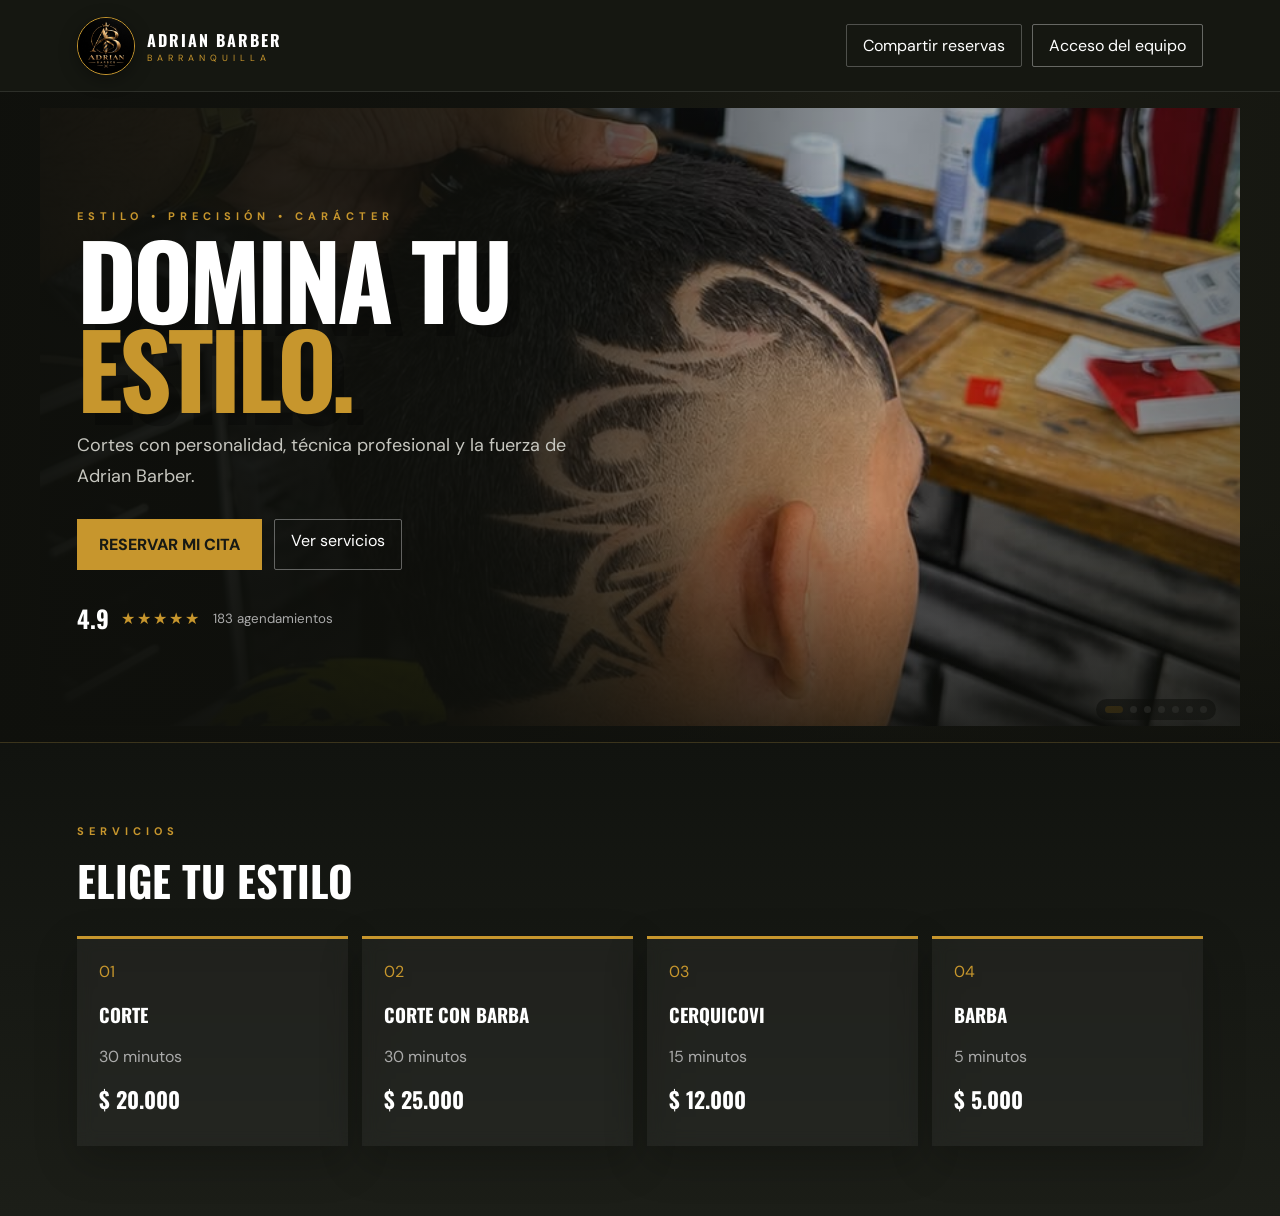
<file: index.html>
<!doctype html>
<html lang="es">
<head>
  <meta charset="UTF-8">
  <meta name="viewport" content="width=device-width, initial-scale=1.0">
  <meta name="theme-color" content="#17181c">
  <title>Adrian Barber | Reservas</title>
  <link rel="preconnect" href="https://fonts.googleapis.com">
  <link rel="preconnect" href="https://fonts.gstatic.com" crossorigin>
  <link href="https://fonts.googleapis.com/css2?family=DM+Sans:wght@400;500;600;700&family=Oswald:wght@500;600&display=swap" rel="stylesheet">
  <link rel="stylesheet" href="styles.css">
</head>
<body>
  <section class="landing" id="landingPage">
    <nav class="landing-nav">
      <div class="landing-logo"><img src="assets/adrian-barber-logo.jpg" alt="Adrian Barber"><div><strong>ADRIAN BARBER</strong><small>BARRANQUILLA</small></div></div>
      <div class="landing-nav-actions">
        <button class="landing-admin landing-share" id="shareBookingLink" type="button">Compartir reservas</button>
        <button class="landing-admin" id="showStaffLogin">Acceso del equipo</button>
      </div>
    </nav>
    <div class="landing-hero">
      <div class="landing-copy">
        <p class="landing-kicker">ESTILO • PRECISIÓN • CARÁCTER</p>
        <h1>Domina tu <em>estilo.</em></h1>
        <p class="landing-lead">Cortes con personalidad, técnica profesional y la fuerza de Adrian Barber.</p>
        <div class="landing-actions">
          <button class="landing-primary" id="landingBookButton">Reservar mi cita</button>
          <a class="landing-secondary" href="#landingServices">Ver servicios</a>
        </div>
        <div class="landing-rating"><strong>4.9</strong><span>★★★★★</span><small>183 agendamientos</small></div>
      </div>
      <div class="hero-figure">
        <section class="slider" id="heroSlider" aria-roledescription="carousel" aria-label="Estilos realizados en Adrian Barber"></section>
      </div>
    </div>
    <div class="landing-services" id="landingServices">
      <div><p class="landing-kicker">SERVICIOS</p><h2>Elige tu estilo</h2></div>
      <div class="landing-service-grid">
        <article><span>01</span><h3>Corte</h3><p>30 minutos</p><strong>$20.000</strong></article>
        <article><span>02</span><h3>Corte con Barba</h3><p>30 minutos</p><strong>$25.000</strong></article>
        <article><span>03</span><h3>Barba</h3><p>5 minutos</p><strong>$5.000</strong></article>
        <article><span>04</span><h3>Diseños</h3><p>Desde 5 minutos</p><strong>Desde $3.000</strong></article>
      </div>
    </div>
  </section>

  <section class="auth-screen" id="authScreen" hidden>
    <div class="auth-card">
      <div class="brand auth-brand">
        <img class="brand-mark" src="assets/adrian-barber-logo.jpg" alt="Adrian Barber">
        <div><strong>ADRIAN BARBER</strong><span>RESERVAS</span></div>
      </div>
      <p class="eyebrow">BIENVENIDO</p>
      <h1>¿Cómo quieres ingresar?</h1>
      <div class="role-selector">
        <button class="role-card" data-role="client">
          <span>♙</span><strong>Soy cliente</strong><small>Reservar una cita</small>
        </button>
        <button class="role-card" data-role="barber">
          <span>✂</span><strong>Soy barbero</strong><small>Ver mi agenda</small>
        </button>
        <button class="role-card" data-role="admin">
          <span>▦</span><strong>Administrador</strong><small>Gestionar la barbería</small>
        </button>
      </div>
      <form class="login-form" id="staffLoginForm" hidden>
        <label>Usuario<input name="username" required autocomplete="username"></label>
        <label>Contraseña<input name="password" type="password" required autocomplete="current-password"></label>
        <p class="login-hint" id="loginHint"></p>
        <button class="primary-button" type="submit">Ingresar</button>
        <button class="text-button back-button" type="button" id="backRoles">Volver</button>
      </form>
      <button class="text-button back-button staff-home-button" id="staffHomeButton">← Volver al inicio</button>
    </div>
  </section>

  <section class="public-booking" id="publicBooking" hidden>
    <div class="public-brand">ADRIAN BARBER <span>RESERVAS</span></div>
    <div class="booking-card">
      <button class="text-button booking-back" id="clientBack">← Volver</button>
      <p class="eyebrow">RESERVA ONLINE</p>
      <h1>Agenda tu cita</h1>
      <form id="publicBookingForm">
        <div class="form-grid">
          <label>Nombre completo<input name="client" required></label>
          <label>WhatsApp<input name="phone" required type="tel" placeholder="57 300 123 4567"></label>
          <fieldset class="service-picker" data-service-picker>
            <legend>Servicios <small>Selecciona uno o varios</small></legend>
          </fieldset>
          <label>Barbero<select name="barber" required></select></label>
          <label>Fecha<input name="date" required type="date"></label>
          <label>Hora<select name="time" required><option value="">Selecciona una hora</option></select></label>
        </div>
        <div class="availability-note" data-availability-note>Selecciona barbero, fecha y servicios para ver disponibilidad.</div>
        <div class="service-total"><span>Total estimado</span><strong data-service-total>$0</strong></div>
        <button class="primary-button booking-submit" type="submit">Confirmar cita</button>
      </form>
      <div class="booking-success" id="bookingSuccess" hidden>
        <div class="success-icon">✓</div>
        <h2>¡Cita agendada!</h2>
        <p>Tu reserva quedó registrada. Por favor, llega <strong>15 minutos antes</strong> de la hora reservada. Te enviaremos el recordatorio por WhatsApp.</p>
        <button class="primary-button" type="button" id="newPublicBooking">Agendar otra cita</button>
      </div>
    </div>
  </section>

  <div id="appShell" hidden>
  <aside class="sidebar" id="sidebar">
    <div class="brand">
      <img class="brand-mark" src="assets/adrian-barber-logo.jpg" alt="Adrian Barber">
      <div><strong>ADRIAN BARBER</strong><span>ADMIN</span></div>
    </div>
    <nav>
      <button class="nav-item active" data-view="dashboard"><span>▦</span> Panel</button>
      <button class="nav-item" data-view="appointments"><span>▣</span> Citas</button>
      <button class="nav-item" data-view="calendar"><span>▦</span> Calendario</button>
      <button class="nav-item admin-only" data-view="clients"><span>♙</span> Clientes</button>
      <button class="nav-item admin-only" data-view="barbers"><span>✂</span> Barberos</button>
      <button class="nav-item admin-only" data-view="services"><span>$</span> Servicios</button>
      <button class="nav-item admin-only" data-view="schedule"><span>◷</span> Horarios</button>
    </nav>
    <button class="add-client-button admin-only" id="newAppointmentSide">＋ Nueva cita</button>
    <button class="logout-button" id="logoutButton">Cerrar sesión</button>
  </aside>

  <main>
    <header>
      <button class="menu-button" id="menuButton" aria-label="Abrir menú">☰</button>
      <div>
        <p class="eyebrow">SISTEMA DE GESTIÓN</p>
        <h1 id="pageTitle">Panel principal</h1>
      </div>
      <button class="primary-button" id="newAppointment"><span>＋</span> Nueva cita</button>
    </header>

    <section class="view active" id="dashboardView">
      <div class="stats-grid">
        <article class="stat-card"><div class="stat-icon gold">▣</div><div><span>Citas hoy</span><strong id="todayCount">0</strong></div></article>
        <article class="stat-card"><div class="stat-icon blue">◷</div><div><span>Pendientes</span><strong id="pendingCount">0</strong></div></article>
        <article class="stat-card"><div class="stat-icon green">✓</div><div><span>Completadas</span><strong id="completedCount">0</strong></div></article>
        <article class="stat-card"><div class="stat-icon orange">$</div><div><span>Ingresos del día</span><strong id="todayRevenue">$0</strong></div></article>
      </div>

      <div class="content-grid">
        <section class="panel appointments-panel">
          <div class="panel-heading">
            <div><p class="eyebrow">AGENDA</p><h2>Próximas citas</h2></div>
            <button class="text-button" data-view-link="appointments">Ver todas →</button>
          </div>
          <div id="upcomingList" class="appointment-list"></div>
        </section>

        <section class="panel reminder-panel">
          <div class="panel-heading">
            <div><p class="eyebrow">WhatsApp</p><h2>Recordatorios</h2></div>
          </div>
          <div id="reminderList" class="reminder-list"></div>
        </section>
      </div>
      <section class="panel daily-revenue-panel admin-only">
        <div class="panel-heading">
          <div><p class="eyebrow">INGRESOS</p><h2>Ganancias por día</h2></div>
          <label class="daily-revenue-picker">Fecha<input id="dailyRevenueDate" type="date"></label>
        </div>
        <div class="daily-revenue-summary">
          <div><span>Total del día</span><strong id="dailyRevenueTotal">$0</strong></div>
          <div><span>Servicios completados</span><strong id="dailyRevenueCount">0</strong></div>
        </div>
        <div class="daily-revenue-list" id="dailyRevenueList"></div>
      </section>
    </section>

    <section class="view" id="appointmentsView">
      <section class="panel full-panel">
        <div class="panel-heading">
          <div><p class="eyebrow">AGENDA COMPLETA</p><h2>Gestión de citas</h2></div>
          <input id="appointmentSearch" class="search-input" type="search" placeholder="Buscar cliente...">
        </div>
        <div class="table-wrap">
          <table>
            <thead><tr><th>Cliente</th><th>Servicio</th><th>Barbero</th><th>Fecha</th><th>Hora</th><th>Estado</th><th>Acciones</th></tr></thead>
            <tbody id="appointmentsTable"></tbody>
          </table>
        </div>
      </section>
    </section>

      <section class="view" id="calendarView">
        <div class="calendar-layout">
          <section class="panel calendar-panel">
            <div class="panel-heading calendar-heading">
              <button class="calendar-arrow" id="previousMonth" aria-label="Mes anterior">‹</button>
              <div class="calendar-selectors">
                <label>
                  Mes
                  <select id="calendarMonthSelect" aria-label="Seleccionar mes"></select>
                </label>
                <label>
                  Año
                  <select id="calendarYearSelect" aria-label="Seleccionar año"></select>
                </label>
              </div>
              <button class="calendar-arrow" id="nextMonth" aria-label="Mes siguiente">›</button>
              <h2 id="calendarMonth" hidden></h2>
            </div>
            <div class="calendar-weekdays"><span>Lun</span><span>Mar</span><span>Mié</span><span>Jue</span><span>Vie</span><span>Sáb</span><span>Dom</span></div>
            <div class="calendar-grid" id="calendarGrid"></div>
          </section>
          <section class="panel calendar-agenda">
            <div class="panel-heading">
              <div><p class="eyebrow">HORARIOS DEL DÍA</p><h2 id="selectedDayTitle">Selecciona un día</h2></div>
            </div>
            <div class="blocked-hours-admin admin-only" id="blockedHoursAdmin">
              <strong>Bloquear horario</strong>
              <div>
                <select id="blockedBarber" aria-label="Barbero"></select>
                <label class="blocked-field">
                  Fecha
                  <input id="blockedDate" type="date" aria-label="Fecha">
                </label>
                <select id="blockedTime" aria-label="Hora">
                  <option value="">Selecciona hora</option>
                </select>
                <button type="button" class="primary-button" id="blockHourButton">Bloquear</button>
              </div>
              <div id="blockedHoursList"></div>
            </div>
            <div id="calendarDayAppointments"></div>
          </section>
        </div>
      </section>

    <section class="view" id="clientsView">
      <section class="panel full-panel">
        <div class="panel-heading"><div><p class="eyebrow">DIRECTORIO</p><h2>Clientes</h2></div></div>
        <div class="client-grid" id="clientGrid"></div>
      </section>
    </section>

    <section class="view" id="barbersView">
      <section class="panel full-panel">
        <div class="panel-heading">
          <div><p class="eyebrow">EQUIPO</p><h2>Administrar barberos</h2></div>
          <button class="primary-button" id="addBarberButton">＋ Agregar barbero</button>
        </div>
        <div class="barber-grid" id="barberGrid"></div>
      </section>
      <section class="panel full-panel admin-security-panel">
        <div class="panel-heading">
          <div><p class="eyebrow">SEGURIDAD</p><h2>Cambiar contraseña del administrador</h2></div>
        </div>
        <form id="adminPasswordForm" class="form-grid">
          <label>Contraseña actual<input name="currentPassword" type="password" required minlength="6"></label>
          <label>Nueva contraseña<input name="newPassword" type="password" required minlength="10"></label>
          <label>Confirmar contraseña<input name="confirmPassword" type="password" required minlength="10"></label>
          <button class="primary-button" type="submit">Guardar contraseña</button>
        </form>
      </section>
    </section>

    <section class="view" id="servicesView">
      <section class="panel full-panel">
        <div class="panel-heading">
          <div><p class="eyebrow">CATÁLOGO</p><h2>Administrar servicios</h2></div>
        </div>
        <div class="service-admin-grid" id="serviceGrid"></div>
      </section>
    </section>

    <section class="view" id="scheduleView">
      <section class="panel full-panel">
        <div class="panel-heading">
          <div><p class="eyebrow">ATENCIÓN</p><h2>Horarios de apertura</h2></div>
          <button class="primary-button" id="saveScheduleButton" type="button">Guardar horarios</button>
        </div>
        <div class="schedule-grid" id="scheduleGrid"></div>
      </section>
    </section>
  </main>

  <dialog id="barberDialog">
    <form id="barberForm">
      <div class="dialog-heading">
        <div><p class="eyebrow">EQUIPO</p><h2 id="barberDialogTitle">Agregar barbero</h2></div>
        <button class="close-button" type="button" data-close-barber>×</button>
      </div>
      <div class="form-grid">
        <label>Nombre<input name="name" required></label>
        <label>Usuario<input name="username" required></label>
        <label>Contraseña<input name="password" minlength="6"></label>
        <label>Teléfono<input name="phone" type="tel"></label>
      </div>
      <div class="dialog-actions">
        <button class="secondary-button" type="button" data-close-barber>Cancelar</button>
        <button class="primary-button" type="submit">Guardar barbero</button>
      </div>
    </form>
  </dialog>

  <dialog id="appointmentDialog">
    <form id="appointmentForm" method="dialog">
      <div class="dialog-heading">
        <div><p class="eyebrow">NUEVA RESERVA</p><h2>Agendar cita</h2></div>
        <button class="close-button" type="button" data-close-dialog>×</button>
      </div>
      <div class="form-grid">
        <label>Nombre del cliente<input name="client" required placeholder="Ej. Carlos Pérez"></label>
        <label>Teléfono de WhatsApp<input name="phone" required type="tel" placeholder="57 300 123 4567"></label>
        <fieldset class="service-picker" data-service-picker>
          <legend>Servicios <small>Selecciona uno o varios</small></legend>
        </fieldset>
        <label>Barbero<select name="barber" required></select></label>
        <label>Fecha<input name="date" required type="date"></label>
        <label>Hora<select name="time" required><option value="">Selecciona una hora</option></select></label>
      </div>
      <div class="availability-note" data-availability-note>Selecciona barbero, fecha y servicios para ver disponibilidad.</div>
      <div class="service-total"><span>Total estimado</span><strong data-service-total>$0</strong></div>
      <label>Notas<textarea name="notes" rows="3" placeholder="Preferencias o observaciones"></textarea></label>
      <div class="dialog-actions">
        <button type="button" class="secondary-button" data-close-dialog>Cancelar</button>
        <button type="submit" class="primary-button">Guardar cita</button>
      </div>
    </form>
  </dialog>

  <div class="toast" id="toast"></div>
  </div>
  <script src="supabase-config.js"></script>
  <script src="app.js?v=20261113-booking-fix"></script>
</body>
</html>
</file>
<file: styles.css>
:root {
  --ink: #171914;
  --sidebar: #202219;
  --paper: #edece6;
  --white: #fff;
  --gold: #c7962d;
  --muted: #777983;
  --line: #e8e8e3;
  --green: #319b6a;
}

* { box-sizing: border-box; }
html, body { width: 100%; min-height: 100%; }
body { margin: 0; background: var(--paper); color: var(--ink); font-family: "DM Sans", sans-serif; display: grid; grid-template-columns: 240px minmax(0, 1fr); min-height: 100vh; overflow-x: hidden; }
button, input, select, textarea { font: inherit; }
button { cursor: pointer; }
[hidden] { display: none !important; }
.landing { grid-column: 1 / -1; min-height: 100vh; overflow: hidden; background: #151711; color: white; }
.landing-nav { height: 92px; display: flex; align-items: center; justify-content: space-between; padding: 0 6vw; border-bottom: 1px solid rgba(255,255,255,.1); position: relative; z-index: 3; }
.landing-nav-actions { display: flex; gap: 10px; align-items: center; }
.landing-share { background: transparent !important; border-color: rgba(255,255,255,.25) !important; color: #fff !important; }
.landing-logo { display: flex; align-items: center; gap: 12px; }.landing-logo strong { font-family: "Oswald"; letter-spacing: 2px; }.landing-logo small { color: var(--gold); letter-spacing: 5px; font-size: 9px; display: block; }
.landing-logo img { width: 58px; height: 58px; object-fit: cover; border-radius: 50%; border: 1px solid var(--gold); box-shadow: 0 5px 18px rgba(0,0,0,.35); }
.brand-mark { width: 42px !important; height: 42px !important; border-radius: 50%; object-fit: cover; border: 1px solid var(--gold) !important; transform: none !important; }
.lion-mark { width: 48px; height: 48px; display: grid; place-items: center; border: 1px solid var(--gold); color: var(--gold); font-family: "Oswald"; transform: rotate(45deg); box-shadow: 8px 8px 0 rgba(199,150,45,.12); }.lion-mark::first-line { transform: rotate(-45deg); }
.landing-admin, .landing-secondary { color: white; border: 1px solid rgba(255,255,255,.35); background: transparent; padding: 10px 16px; border-radius: 2px; text-decoration: none; }
.landing-hero { min-height: 650px; display: grid; grid-template-columns: 52% 48%; align-items: center; position: relative; isolation: isolate; padding: 30px 6vw; overflow: hidden; background: #151711; }
.landing-hero::after { content: ""; position: absolute; z-index: 1; inset: 0; pointer-events: none; background: linear-gradient(90deg, rgba(15,16,12,.98) 0%, rgba(15,16,12,.88) 39%, rgba(15,16,12,.28) 68%, rgba(15,16,12,.58) 100%), linear-gradient(0deg, rgba(15,16,12,.78), transparent 35%); }
.landing-copy { position: relative; z-index: 3; }.landing-kicker { color: var(--gold); letter-spacing: 5px; font-size: 11px; font-weight: 700; }
.landing-copy h1 { font-size: clamp(65px, 8vw, 120px); line-height: .87; max-width: 700px; text-transform: uppercase; letter-spacing: -4px; text-shadow: 12px 12px 0 rgba(0,0,0,.25); }
.landing-copy h1 em { color: var(--gold); font-style: normal; display: block; }.landing-lead { max-width: 520px; color: #c6c6bf; font-size: 18px; line-height: 1.7; }
.landing-actions { display: flex; gap: 12px; margin-top: 28px; }.landing-primary { border: 0; background: var(--gold); color: #171914; padding: 15px 22px; font-weight: 800; text-transform: uppercase; }
.landing-rating { margin-top: 30px; display: flex; align-items: center; gap: 12px; }.landing-rating strong { font-family: "Oswald"; font-size: 24px; }.landing-rating span { color: var(--gold); letter-spacing: 2px; }.landing-rating small { color: #aaa; }
.hero-figure { position: absolute; z-index: 0; inset: 0; height: 100%; }
.slider { position: absolute; inset: 0; width: 100%; height: 100%; overflow: hidden; background: #202118; }
.slide { position: absolute; inset: 0; opacity: 0; visibility: hidden; transition: opacity 800ms cubic-bezier(.25,1,.5,1), visibility 800ms; }
.slide img { width: 100%; height: 100%; object-fit: cover; object-position: center; display: block; transform: scale(1.08); transition: transform 3600ms ease-out; }
.slide.active { opacity: 1; visibility: visible; z-index: 1; }.slide.active img { transform: scale(1); }
.slider-dots { position: absolute; z-index: 4; bottom: 22px; right: 5vw; left: auto; transform: none; display: flex; gap: 7px; padding: 7px 9px; border-radius: 20px; background: rgba(0,0,0,.55); }
.slider-dot { width: 7px; height: 7px; padding: 0; border: 0; border-radius: 50%; background: rgba(255,255,255,.45); }.slider-dot.active { width: 18px; border-radius: 5px; background: var(--gold); }
.lion-face { position: absolute; width: 235px; height: 310px; right: 20%; top: 15%; border-radius: 47% 47% 43% 43%; background: linear-gradient(135deg, #b78a45, #704923 65%, #3e2919); box-shadow: 20px 30px 50px rgba(0,0,0,.45), inset -25px -20px 40px rgba(0,0,0,.25); transform: rotateY(-12deg); }
.lion-eye { position:absolute; width: 42px; height: 14px; top: 105px; background: #d9c35d; border: 5px solid #211a12; border-radius: 50%; }.lion-eye.left { left: 36px; }.lion-eye.right { right: 36px; }.lion-nose { position:absolute; width: 58px; height: 38px; left: 88px; bottom: 68px; background: #191713; clip-path: polygon(50% 100%, 0 0, 100% 0); }
.claw { position:absolute; width: 70px; height: 250px; right: 3%; top: 28%; border-right: 8px solid rgba(199,150,45,.5); border-radius: 50%; transform: rotate(15deg); }.claw-two { right: 10%; transform: rotate(8deg); }.claw-three { right: 17%; transform: rotate(2deg); }
.landing-services { background: linear-gradient(180deg, #11130f, #1c1e18); color: white; padding: 70px 6vw; border-top: 1px solid rgba(199,150,45,.18); }.landing-services h2, .landing-location h2 { font-size: 42px; }.landing-service-grid { display:grid; grid-template-columns: repeat(4, 1fr); gap: 14px; margin-top: 25px; }
.landing-service-grid article { min-height: 210px; border-top: 3px solid var(--gold); background: rgba(255,255,255,.045); padding: 22px; box-shadow: 0 15px 40px rgba(0,0,0,.22); backdrop-filter: blur(8px); }.landing-service-grid p { color: #aaa; }.landing-service-grid span { color: var(--gold); }.landing-service-grid h3 { font-family: "Oswald"; text-transform: uppercase; }.landing-service-grid strong { font-family: "Oswald"; font-size: 22px; }
.landing-location { background: #202219; padding: 55px 6vw; display: flex; justify-content: space-between; align-items: center; }.landing-location p { color: #b7b8af; }.landing-location a { color: var(--gold); border: 1px solid var(--gold); padding: 13px 18px; text-decoration: none; }
.staff-home-button { margin-top: 22px; }
.auth-screen { grid-column: 1 / -1; min-height: 100vh; display: grid; place-items: center; padding: 24px; background: radial-gradient(circle at 15% 20%, rgba(199,150,45,.18), transparent 30%), linear-gradient(135deg, #12140f 0%, #292b22 100%); position: relative; overflow: hidden; }
.auth-screen::after { content: ""; position: absolute; width: 360px; height: 360px; right: -130px; bottom: -170px; opacity: .08; border: 45px solid var(--gold); border-radius: 50%; box-shadow: 0 0 0 28px transparent, 0 0 0 29px var(--gold), 0 0 0 58px transparent, 0 0 0 59px var(--gold); }
.auth-card { position: relative; z-index: 1; border-top: 4px solid var(--gold); }
.auth-card { width: min(760px, 100%); background: var(--white); border-radius: 8px; padding: 38px; }
.auth-brand { color: var(--ink); margin-bottom: 30px; }.auth-brand strong, .auth-brand span { color: var(--ink); }
.auth-card h1 { margin-bottom: 24px; }
.role-selector { display: grid; grid-template-columns: repeat(3, 1fr); gap: 14px; }
.role-card { min-height: 150px; border: 1px solid var(--line); background: white; border-radius: 6px; display: flex; flex-direction: column; align-items: center; justify-content: center; }
.role-card:hover { border-color: var(--gold); transform: translateY(-2px); }
.role-card span { font-size: 30px; color: var(--gold); margin-bottom: 12px; }
.role-card strong { font-family: "Oswald"; text-transform: uppercase; }.role-card small { color: var(--muted); margin-top: 5px; }
.login-form { max-width: 430px; }.login-hint { color: var(--muted); font-size: 12px; }.back-button { display: block; margin-top: 12px; }
.logout-button { position: absolute; bottom: 24px; left: 28px; border: 0; background: transparent; color: #aaaeb8; }
.public-booking { grid-column: 1 / -1; min-height: 100vh; padding: 30px; background-color: #191b16; background-image: radial-gradient(circle at 20px 20px, rgba(199,150,45,.12) 0 7px, transparent 8px), radial-gradient(circle at 48px 48px, rgba(199,150,45,.08) 0 12px, transparent 13px); background-size: 68px 68px; display: grid; place-items: center; }
.public-brand { position: fixed; top: 24px; left: 30px; color: white; font-family: "Oswald"; letter-spacing: 3px; }
.public-brand span { color: var(--gold); display: block; font-size: 10px; letter-spacing: 7px; }
.booking-card { width: min(650px, 100%); background: white; border-radius: 8px; border-top: 4px solid var(--gold); padding: 28px 32px 32px; box-shadow: 0 25px 80px rgba(0,0,0,.35); }
.booking-back { margin-bottom: 18px; }.booking-submit { width: 100%; }
.booking-success { text-align: center; padding: 25px 0 10px; }.success-icon { width: 58px; height: 58px; border-radius: 50%; margin: 0 auto 16px; display: grid; place-items: center; background: #daf1e5; color: var(--green); font-size: 28px; }
.booking-success p { color: var(--muted); margin-bottom: 22px; }
.barber-grid { display: grid; grid-template-columns: repeat(3, 1fr); gap: 16px; padding: 22px; }
.calendar-layout { display: grid; grid-template-columns: minmax(0, 1.5fr) minmax(280px, .65fr); gap: 20px; }
.calendar-heading { justify-content: center; gap: 35px; }.calendar-heading h2 { min-width: 220px; text-align: center; text-transform: capitalize; }
.calendar-selectors { display: flex; align-items: center; gap: 10px; }
.calendar-selectors label { margin: 0; gap: 3px; color: var(--muted); }
.calendar-selectors select { min-width: 130px; padding: 8px 10px; text-transform: capitalize; }
.calendar-arrow { border: 1px solid var(--line); background: white; width: 36px; height: 36px; border-radius: 50%; font-size: 24px; }
.calendar-weekdays, .calendar-grid { display: grid; grid-template-columns: repeat(7, minmax(0, 1fr)); }
.calendar-grid { grid-auto-flow: row; grid-auto-rows: 105px; width: 100%; position: relative; }
.calendar-weekdays { background: #fafaf8; border-bottom: 1px solid var(--line); }
.calendar-weekdays span { color: var(--muted); text-align: center; padding: 11px 4px; font-size: 11px; font-weight: 700; }
.calendar-day { width: 100%; min-width: 0; min-height: 105px; height: 105px; border: 0; border-right: 1px solid var(--line); border-bottom: 1px solid var(--line); background: white; padding: 9px; text-align: left; vertical-align: top; overflow: hidden; }
.calendar-day:nth-child(7n) { border-right: 0; }.calendar-day.outside { background: #fafaf8; color: #bbb; }.calendar-day.today .day-number { background: var(--ink); color: white; border-radius: 50%; }
.calendar-day.selected { box-shadow: inset 0 0 0 2px var(--gold); background: #fffaf0; }
.calendar-day.has-appointments { background: #fff1ca; box-shadow: inset 0 0 0 2px #d79a1f; }
.calendar-day.has-appointments .day-number { background: var(--gold); color: #171914; border-radius: 50%; }
.day-number { display: inline-grid; place-items: center; width: 26px; height: 26px; font-size: 12px; font-weight: 700; }
.day-appointments { display: block; color: var(--muted); font-size: 10px; margin-top: 8px; }
.day-reservation { display: block; background: #fff0c7; color: #80601f; border-radius: 3px; padding: 3px 5px; margin-top: 4px; overflow: hidden; white-space: nowrap; text-overflow: ellipsis; }
.calendar-agenda { min-height: 520px; }.calendar-time-item { padding: 13px 18px; border-bottom: 1px solid var(--line); display: grid; grid-template-columns: 58px 1fr; gap: 12px; }
.calendar-time-item strong { font-family: "Oswald"; }.calendar-time-item span { color: var(--muted); font-size: 12px; }
.blocked-hours-admin { border-bottom: 1px solid var(--line); padding: 14px 18px; }
.blocked-hours-admin > div:nth-child(2) { display: grid; grid-template-columns: repeat(2, minmax(0, 1fr)); gap: 8px; margin-top: 10px; align-items: end; }
.blocked-hours-admin #blockHourButton { grid-column: 1 / -1; }
.blocked-field { display: grid; gap: 4px; color: var(--muted); font-size: 11px; font-weight: 700; }
.blocked-field input { width: 100%; min-width: 0; }
.blocked-hours-admin select,
.blocked-hours-admin input,
.blocked-hours-admin button { width: 100%; min-width: 0; }
.blocked-hour { display: flex; align-items: center; justify-content: space-between; gap: 10px; padding-top: 10px; }
.blocked-hour span { font-size: 13px; }
.blocked-hours-empty { color: var(--muted); font-size: 12px; margin-bottom: 0; }
.barber-card { border: 1px solid var(--line); border-radius: 6px; padding: 18px; }
.barber-card-actions { display: flex; gap: 7px; margin-top: 16px; }
.danger-button { border: 1px solid #e4bbb0; color: #a44b35; background: white; border-radius: 3px; padding: 7px 10px; }
.service-picker { grid-column: 1 / -1; border: 0; padding: 0; margin: 0 0 16px; }
.service-picker legend { font-size: 12px; font-weight: 700; margin-bottom: 8px; }.service-picker legend small { color: var(--muted); font-weight: 400; margin-left: 5px; }
.service-options { display: grid; grid-template-columns: repeat(2, 1fr); gap: 8px; }
.service-option { position: relative; display: block !important; margin: 0 !important; }
.service-option input { position: absolute; opacity: 0; width: 1px; }
.service-option span { min-height: 68px; border: 1px solid var(--line); border-radius: 5px; padding: 11px; display: grid; align-content: center; }
.service-option strong { font-size: 13px; }.service-option small { color: var(--muted); font-size: 11px; }
.service-option input:checked + span { border-color: var(--gold); background: #fff8e5; box-shadow: inset 3px 0 var(--gold); }
.service-total { border-top: 1px solid var(--line); display: flex; justify-content: space-between; align-items: center; padding: 14px 0; margin-bottom: 12px; }
.service-admin-grid { display: grid; grid-template-columns: repeat(2, minmax(0, 1fr)); gap: 12px; }
.service-admin-card { border: 1px solid var(--line); border-radius: 6px; padding: 16px; }
.service-admin-card .form-grid { grid-template-columns: 1fr 150px; gap: 10px; }
.service-admin-card button { grid-column: 1 / -1; justify-self: start; }
@media (max-width: 700px) {
  .service-admin-grid { grid-template-columns: 1fr; }
  .service-admin-card .form-grid { grid-template-columns: 1fr; }
}
.schedule-grid { display: grid; grid-template-columns: repeat(2, minmax(0, 1fr)); gap: 12px; }
.schedule-day { border: 1px solid var(--line); border-radius: 6px; padding: 14px; }
.schedule-day.closed { background: #f7f7f4; }
.schedule-day-times { display: grid; grid-template-columns: 1fr 1fr; gap: 10px; margin-top: 10px; }
.schedule-day label { font-size: 12px; color: var(--muted); }
@media (max-width: 700px) {
  .schedule-grid { grid-template-columns: 1fr; }
}
.service-total span { color: var(--muted); font-size: 13px; }.service-total strong { color: var(--gold); font-family: "Oswald"; font-size: 22px; }
.availability-note { background: #f7f7f3; border-left: 3px solid var(--gold); padding: 10px 12px; margin-bottom: 14px; color: var(--muted); font-size: 12px; }
.availability-note.busy { border-left-color: #d26d4a; color: #9d4d32; }
.availability-note.free { border-left-color: var(--green); color: #24774e; }
.sidebar { position: fixed; inset: 0 auto 0 0; width: 240px; background: var(--sidebar); color: white; padding: 28px 18px; z-index: 20; }
.brand { display: flex; align-items: center; gap: 12px; padding: 0 10px 32px; }
.brand-mark { width: 42px; height: 42px; border: 1px solid var(--gold); color: var(--gold); display: grid; place-items: center; font: 600 25px "Oswald", sans-serif; transform: rotate(45deg); }
.brand-mark::first-letter { transform: rotate(-45deg); }
.brand strong { font-family: "Oswald"; letter-spacing: 2px; }
.brand span { color: var(--gold); font-size: 10px; letter-spacing: 5px; display: block; }
nav { display: grid; gap: 8px; }
.nav-item { border: 0; background: transparent; color: #aaaeb8; text-align: left; padding: 13px 15px; border-radius: 5px; display: flex; gap: 13px; }
.nav-item span { width: 18px; text-align: center; }
.nav-item.active, .nav-item:hover { background: #34363c; color: white; }
.add-client-button { width: calc(100% - 20px); margin: 28px 10px 0; border: 1px solid #555860; background: transparent; color: #ccc; padding: 12px; border-radius: 5px; }
main { grid-column: 2; min-width: 0; width: 100%; }
#appShell:not([hidden]) { display: block; grid-column: 2; min-width: 0; width: 100%; }
#appShell main { width: 100%; min-width: 0; }
body.admin-mode { display: block; width: 100%; min-height: 100vh; }
body.admin-mode #appShell:not([hidden]) { display: block; width: calc(100% - 240px); margin-left: 240px; min-height: 100vh; }
body.admin-mode #appShell main { width: 100%; margin: 0; }
header { height: 100px; background: var(--white); border-bottom: 1px solid var(--line); padding: 0 38px; display: flex; align-items: center; justify-content: space-between; }
h1, h2 { font-family: "Oswald", sans-serif; margin: 0; }
h1 { font-size: 29px; text-transform: uppercase; }
h2 { font-size: 22px; text-transform: uppercase; }
.eyebrow { color: var(--muted); font-size: 10px; letter-spacing: 2px; font-weight: 700; margin: 0 0 5px; }
.primary-button { border: 0; background: var(--ink); color: white; border-radius: 4px; padding: 12px 18px; font-weight: 700; }
.primary-button:hover { background: var(--gold); color: var(--ink); }
.menu-button { display: none; border: 0; background: transparent; font-size: 22px; }
.view { display: none; padding: 28px 38px 50px; }
.view.active { display: block; }
.stats-grid { display: grid; grid-template-columns: repeat(4, minmax(0, 1fr)); gap: 16px; margin-bottom: 22px; }
.stat-card { min-height: 105px; background: var(--white); border-radius: 6px; box-shadow: 0 5px 18px rgba(0,0,0,.035); display: flex; align-items: center; gap: 16px; padding: 20px; }
.stat-card span { color: var(--muted); font-size: 13px; display: block; }
.stat-card strong { font-family: "Oswald"; font-size: 28px; }
.stat-icon { width: 46px; height: 46px; border-radius: 50%; display: grid; place-items: center; font-weight: 700; }
.gold { background: #fff1ca; color: #bd8713; }.blue { background: #e0ebf7; color: #557eaa; }.green { background: #daf1e5; color: var(--green); }.orange { background: #f7e6dc; color: #bf7650; }
.content-grid { display: grid; grid-template-columns: minmax(0, 1.65fr) minmax(280px, .75fr); gap: 22px; }
.panel { background: var(--white); border-radius: 6px; box-shadow: 0 5px 18px rgba(0,0,0,.035); }
.panel-heading { min-height: 78px; padding: 18px 22px; border-bottom: 1px solid var(--line); display: flex; justify-content: space-between; align-items: center; gap: 12px; }
.text-button { border: 0; background: transparent; color: var(--muted); font-weight: 600; }
.appointment-item { padding: 16px 22px; border-bottom: 1px solid var(--line); display: grid; grid-template-columns: 58px 1fr auto; align-items: center; gap: 14px; }
.appointment-item:last-child { border: 0; }
.time-block { text-align: center; border-right: 1px solid var(--line); padding-right: 14px; }
.time-block strong { font-family: "Oswald"; font-size: 20px; }
.time-block span { color: var(--muted); font-size: 11px; display: block; }
.appointment-info strong { display: block; }.appointment-info span { color: var(--muted); font-size: 13px; }
.status { border-radius: 20px; padding: 5px 9px; font-size: 11px; font-weight: 700; }
.pending { background: #fff1ca; color: #a8730d; }.completed { background: #daf1e5; color: var(--green); }.cancelled { background: #eee; color: #777; }
.reminder-list { padding: 8px 18px; }
.reminder { border-bottom: 1px solid var(--line); padding: 13px 0; display: grid; grid-template-columns: 1fr auto; align-items: center; gap: 10px; }
.reminder:last-child { border: 0; }.reminder strong { font-size: 14px; }.reminder span { color: var(--muted); font-size: 12px; display: block; }
.whatsapp-button { border: 0; background: #dff2e8; color: #24774e; border-radius: 4px; padding: 8px; text-decoration: none; font-size: 12px; font-weight: 700; }
.empty { text-align: center; color: var(--muted); padding: 35px 15px; font-size: 14px; }
.daily-revenue-panel { margin-top: 22px; }
.daily-revenue-picker { width: 190px; margin: 0; }
.daily-revenue-summary { display: grid; grid-template-columns: repeat(2, minmax(0, 1fr)); gap: 16px; padding: 18px 22px; border-bottom: 1px solid var(--line); }
.daily-revenue-summary div { background: #f7f7f3; border-radius: 5px; padding: 14px 16px; }
.daily-revenue-summary span { color: var(--muted); font-size: 12px; display: block; }
.daily-revenue-summary strong { font-family: "Oswald"; font-size: 24px; }
.daily-revenue-list { padding: 8px 22px; }
.daily-revenue-item { display: grid; grid-template-columns: 1fr 80px 110px; align-items: center; gap: 14px; padding: 14px 0; border-bottom: 1px solid var(--line); }
.daily-revenue-item:last-child { border-bottom: 0; }
.daily-revenue-client strong { display: block; }
.daily-revenue-client span, .daily-revenue-time { color: var(--muted); font-size: 12px; }
.daily-revenue-price { text-align: right; font-family: "Oswald"; font-size: 18px; color: #a8730d; }
@media (max-width: 620px) {
  .daily-revenue-picker { width: 150px; }
  .daily-revenue-summary { grid-template-columns: 1fr; }
  .daily-revenue-item { grid-template-columns: 1fr auto; }
  .daily-revenue-time { grid-column: 1; grid-row: 2; }
  .daily-revenue-price { grid-column: 2; grid-row: 1 / span 2; }
}
.full-panel { min-height: 400px; overflow: hidden; }
.search-input { border: 1px solid var(--line); border-radius: 4px; padding: 10px 12px; outline: none; width: 230px; }
.table-wrap { overflow-x: auto; }
table { width: 100%; border-collapse: collapse; min-width: 850px; }
th { text-align: left; color: var(--muted); font-size: 11px; letter-spacing: 1px; padding: 14px; background: #fafaf8; }
td { padding: 15px 14px; border-top: 1px solid var(--line); font-size: 13px; }
.action-button { border: 1px solid var(--line); background: white; border-radius: 3px; padding: 6px 8px; margin-right: 3px; }
.client-grid { display: grid; grid-template-columns: repeat(3, 1fr); gap: 16px; padding: 22px; }
.client-card { border: 1px solid var(--line); border-radius: 6px; padding: 18px; }
.avatar { width: 42px; height: 42px; border-radius: 50%; background: var(--ink); color: white; display: grid; place-items: center; font-weight: 700; margin-bottom: 12px; }
.client-card strong { display: block; }.client-card span { color: var(--muted); font-size: 13px; }
dialog { border: 0; border-radius: 8px; padding: 0; width: min(650px, calc(100% - 28px)); box-shadow: 0 20px 70px rgba(0,0,0,.25); }
dialog::backdrop { background: rgba(20,21,24,.65); }
dialog form { padding: 25px; }.dialog-heading { display: flex; justify-content: space-between; margin-bottom: 20px; }
.close-button { border: 0; background: transparent; font-size: 28px; color: var(--muted); }
.form-grid { display: grid; grid-template-columns: 1fr 1fr; gap: 16px; }
label { font-size: 12px; font-weight: 700; display: grid; gap: 7px; margin-bottom: 16px; }
input, select, textarea { width: 100%; border: 1px solid var(--line); border-radius: 4px; padding: 11px; outline: none; background: white; }
input:focus, select:focus, textarea:focus { border-color: var(--gold); }
.dialog-actions { display: flex; justify-content: flex-end; gap: 10px; }.secondary-button { border: 1px solid var(--line); background: white; border-radius: 4px; padding: 12px 18px; }
.toast { position: fixed; right: 25px; bottom: 25px; background: var(--ink); color: white; padding: 13px 18px; border-radius: 4px; transform: translateY(90px); opacity: 0; transition: .25s; z-index: 50; }
.toast.show { transform: translateY(0); opacity: 1; }

@media (max-width: 980px) {
  body { grid-template-columns: 1fr; }
  body.admin-mode #appShell:not([hidden]) { width: 100%; margin-left: 0; }
  #appShell:not([hidden]) { grid-column: 1; width: 100%; }
  .sidebar { transform: translateX(-100%); transition: transform .25s; box-shadow: 10px 0 30px rgba(0,0,0,.2); }
  .sidebar.open { transform: translateX(0); }
  main { grid-column: 1; }
  .menu-button { display: block; }
  header { padding: 0 22px; }
  header > div { margin-right: auto; margin-left: 15px; }
  .stats-grid { grid-template-columns: 1fr 1fr; }
  .content-grid { grid-template-columns: 1fr; }
  .client-grid { grid-template-columns: 1fr 1fr; }
  .calendar-layout { grid-template-columns: 1fr; }
  .landing-nav { padding-inline: 4vw; }
  .landing-hero { grid-template-columns: 50% 50%; min-height: 600px; padding-inline: 4vw; }
  .landing-copy h1 { font-size: clamp(58px, 9vw, 82px); }
  .hero-figure { height: 470px; }.slider { width: min(330px, 92%); }
  .landing-service-grid { grid-template-columns: repeat(2, 1fr); }
  .barber-grid { grid-template-columns: repeat(2, 1fr); }
}
@media (max-width: 1200px) and (min-width: 981px) {
  .stats-grid { grid-template-columns: repeat(2, minmax(0, 1fr)); }
  .content-grid { grid-template-columns: 1fr; }
  .barber-grid, .client-grid { grid-template-columns: repeat(2, 1fr); }
}
@media (max-width: 760px) {
  .blocked-hours-admin { padding-inline: 14px; }
  .blocked-hours-admin > div:nth-child(2) { grid-template-columns: repeat(2, minmax(0, 1fr)); }
  .blocked-hours-admin #blockHourButton { grid-column: 1 / -1; }
  .landing-nav { height: 82px; }
  .landing-logo img { width: 50px; height: 50px; }
  .landing-hero { grid-template-columns: 1fr; min-height: auto; padding-top: 55px; text-align: center; background: radial-gradient(circle at 50% 72%, rgba(199,150,45,.18), transparent 28%), linear-gradient(180deg, #151711 0%, #24251d 100%); }
  .landing-copy { display: flex; flex-direction: column; align-items: center; }
  .landing-copy h1 { max-width: 600px; }
  .landing-lead { max-width: 580px; }
  .landing-actions, .landing-rating { justify-content: center; }
  .hero-figure { width: 100%; height: min(540px, 112vw); }
  .slider { width: min(390px, 82vw); transform: none; }
  .landing-location { gap: 30px; }
  header { padding: 0 16px; }
  header .primary-button { white-space: nowrap; }
  .view { padding-inline: 18px; }
  .barber-grid, .client-grid { grid-template-columns: 1fr; }
  .panel-heading { align-items: flex-start; flex-wrap: wrap; }
  .panel-heading .search-input { width: 100%; }
  .calendar-heading { justify-content: space-between; }
  .calendar-heading h2 { min-width: 0; flex: 1; font-size: 18px; }
  .calendar-grid { grid-auto-rows: 82px; }
  .calendar-day { min-height: 82px; height: 82px; padding: 5px; }
  .day-reservation { font-size: 0; height: 5px; min-height: 5px; padding: 0; }
  dialog { max-height: calc(100vh - 20px); overflow-y: auto; }
}
@media (max-width: 600px) {
  header { height: 82px; }.eyebrow { display: none; } h1 { font-size: 22px; }
  header .primary-button { font-size: 0; width: 42px; height: 42px; padding: 0; border-radius: 50%; }
  header .primary-button span { font-size: 20px; }
  .view { padding: 18px 14px 40px; }.stats-grid { gap: 10px; }
  .stat-card { min-height: 88px; padding: 14px; gap: 10px; }.stat-icon { width: 38px; height: 38px; }
  .stat-card strong { font-size: 23px; }.content-grid { gap: 14px; }
  .appointment-item { grid-template-columns: 48px 1fr; padding: 14px; }.appointment-item > .status { grid-column: 2; justify-self: start; }
  .panel-heading { padding: 16px; }.search-input { width: 160px; }
  .client-grid, .form-grid { grid-template-columns: 1fr; }
  .service-options { grid-template-columns: 1fr; }
  .role-selector { grid-template-columns: 1fr; }.role-card { min-height: 105px; }.auth-card { padding: 25px 20px; }
  .public-booking { padding: 75px 12px 20px; align-items: start; }.booking-card { padding: 22px 18px; }
  .landing-nav { height: 78px; padding: 0 18px; }.landing-logo strong { font-size: 13px; }.landing-admin { font-size: 11px; padding: 8px; }
  .landing-hero { grid-template-columns: 1fr; min-height: 720px; padding: 45px 18px 0; }.landing-copy h1 { font-size: 58px; letter-spacing: -2px; }.landing-lead { font-size: 15px; }
  .hero-figure { height: 300px; }.mane-ring { width: 250px; height: 250px; right: calc(50% - 125px); top: 20px; border-width: 35px; }.lion-face { width: 150px; height: 195px; right: calc(50% - 75px); top: 45px; }.lion-eye { width: 28px; height: 10px; top: 68px; border-width: 3px; }.lion-eye.left { left: 23px; }.lion-eye.right { right: 23px; }.lion-nose { width: 38px; height: 25px; left: 56px; bottom: 44px; }
  .landing-services, .landing-location { padding: 45px 18px; }.landing-service-grid { grid-template-columns: 1fr 1fr; }.landing-location { display: grid; gap: 25px; }
  .landing-nav { gap: 10px; }.landing-logo { gap: 8px; }.landing-logo img { width: 44px; height: 44px; }.landing-logo strong { font-size: 11px; letter-spacing: 1px; }.landing-logo small { letter-spacing: 3px; }
  .landing-hero { padding: 42px 14px 20px; }.landing-kicker { letter-spacing: 3px; }.landing-copy h1 { font-size: clamp(46px, 15vw, 58px); line-height: .92; }
  .landing-actions { width: 100%; flex-direction: column; }.landing-actions a, .landing-actions button { width: 100%; text-align: center; box-sizing: border-box; }
  .landing-rating { flex-wrap: wrap; }.hero-figure { height: 116vw; max-height: 470px; }.slider { width: min(340px, 88vw); }
  .landing-services h2, .landing-location h2 { font-size: 34px; }.landing-location { text-align: left; }
  header { gap: 8px; height: 78px; }
  header h1 { font-size: 19px; }
  header .primary-button { max-width: 42px; }
  .stats-grid { grid-template-columns: repeat(2, minmax(0, 1fr)); }
  .stat-card { min-width: 0; }
  .stat-card span { overflow-wrap: anywhere; }
  .view { padding-inline: 12px; }
  .appointment-item { grid-template-columns: 44px minmax(0, 1fr); }
  .appointment-info { min-width: 0; overflow-wrap: anywhere; }
  .panel-heading { padding-inline: 14px; }
  .barber-grid, .client-grid { padding: 14px; }
  .calendar-weekdays span { font-size: 9px; padding-inline: 1px; }
  .calendar-grid { grid-auto-rows: 64px; }
  .calendar-day { min-height: 64px; height: 64px; }
  .day-number { width: 24px; height: 24px; }
  .blocked-hours-admin > div:nth-child(2) { grid-template-columns: 1fr; }
  .blocked-hours-admin #blockHourButton { grid-column: auto; }
  .blocked-hour { align-items: flex-start; }
  .blocked-hour button { flex: 0 0 auto; white-space: nowrap; }
}
@media (max-width: 380px) {
  .landing-admin { max-width: 105px; font-size: 10px; }
  .landing-logo div { display: none; }
  .landing-service-grid { grid-template-columns: 1fr; }
  .hero-figure { height: 112vw; }
  .slider { width: 86vw; }
}

/* Las fotografias ocupan todo el hero como fondo animado. */
.landing-hero .hero-figure { position: absolute; inset: 0; width: 100%; height: 100%; max-height: none; }
.landing-hero .slider { position: absolute; inset: 0; width: 100%; height: 100%; aspect-ratio: auto; border-radius: 0; box-shadow: none; transform: none; }
.landing-hero .slide img { object-position: center 35%; }
@media (max-width: 760px) {
  .landing-hero::after { background: linear-gradient(180deg, rgba(15,16,12,.82) 0%, rgba(15,16,12,.72) 58%, rgba(15,16,12,.94) 100%), linear-gradient(90deg, rgba(15,16,12,.25), rgba(15,16,12,.25)); }
  .landing-hero .slider-dots { right: auto; left: 50%; transform: translateX(-50%); bottom: 18px; }
}
</file>
